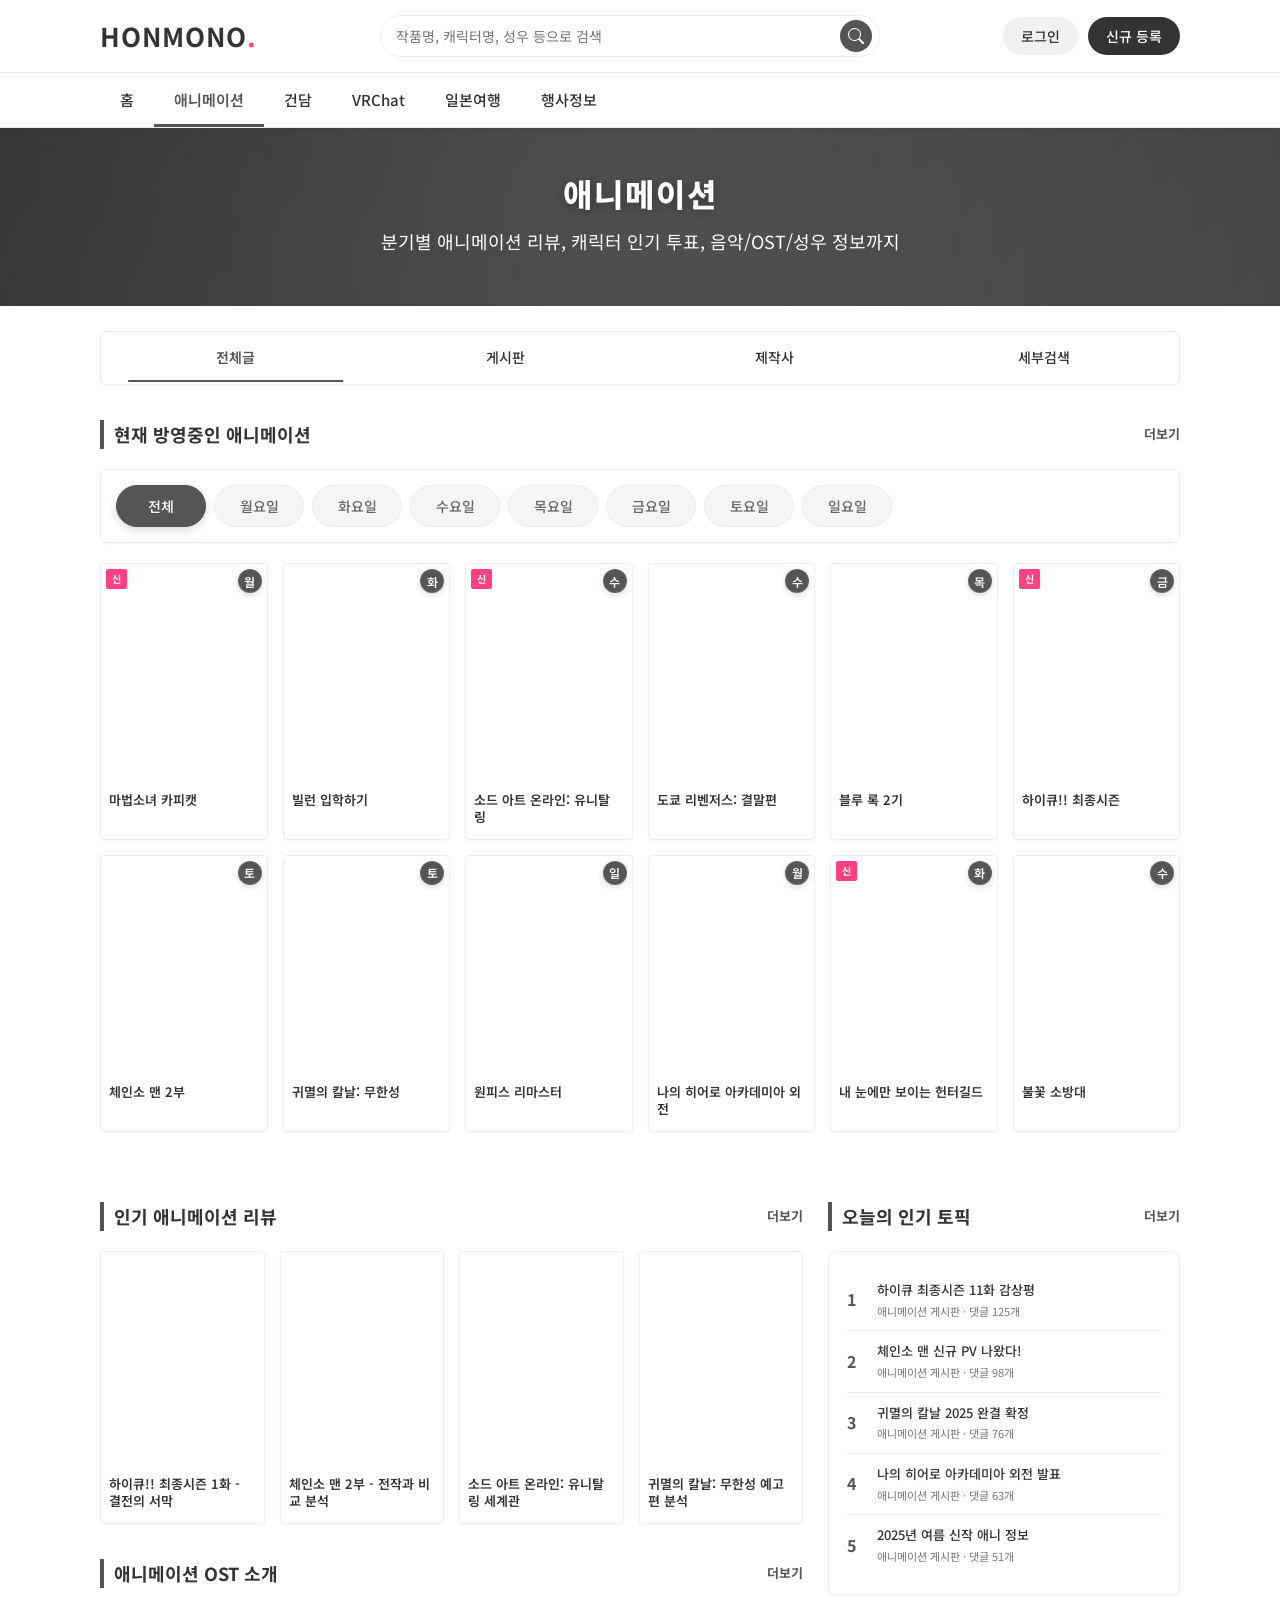
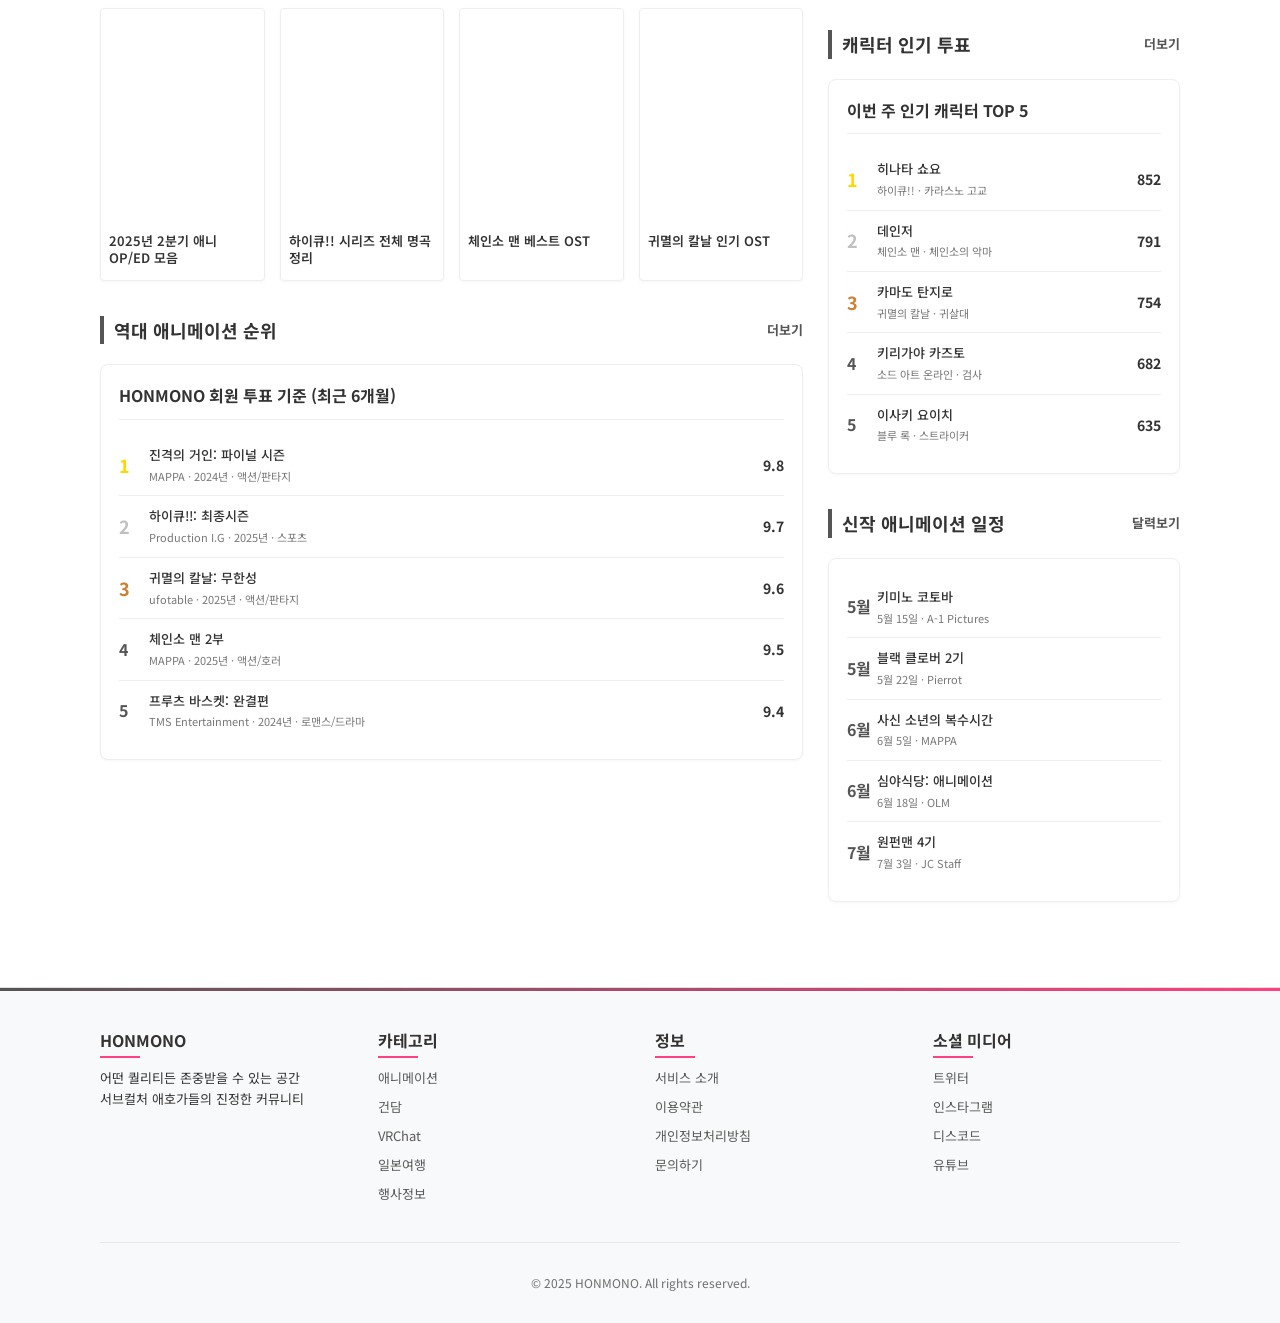
<file: anime.html>
</style>
</head>
<body>
  <!-- 헤더 -->
  <header>
    <div class="container header-container">
      <div class="logo">
        <a href="index.html">HONMONO<span>.</span></a>
      </div>
      <div class="header-search">
        <input type="text" class="search-input" placeholder="작품명, 캐릭터명, 성우 등으로 검색">
        <button class="search-btn">
          <svg xmlns="http://www.w3.org/2000/svg" width="16" height="16" fill="currentColor" viewBox="0 0 16 16">
            <path d="M11.742 10.344a6.5 6.5 0 1 0-1.397 1.398h-.001c.03.04.062.078.098.115l3.85 3.85a1 1 0 0 0 1.415-1.414l-3.85-3.85a1.007 1.007 0 0 0-.115-.1zM12 6.5a5.5 5.5 0 1 1-11 0 5.5 5.5 0 0 1 11 0z"/>
          </svg>
        </button>
        <div class="search-keywords">
          <span class="keyword-chip">하이큐</span>
          <span class="keyword-chip">체인소맨</span>
          <span class="keyword-chip">원피스</span>
          <span class="keyword-chip">귀멸의칼날</span>
          <span class="keyword-chip">소드아트온라인</span>
          <span class="keyword-chip">블루락</span>
          <span class="keyword-chip">애니음악</span>
          <span class="keyword-chip">성우정보</span>
        </div>
      </div>
      <div class="user-actions">
        <a href="#" class="login-btn">로그인</a>
        <a href="#" class="signup-btn">신규 등록</a>
      </div>
    </div>
    <div class="navigation-container">
      <div class="container">
        <nav class="main-nav">
          <ul>
            <li><a href="index.html">홈</a></li>
            <li><a href="anime.html" class="active">애니메이션</a></li>
            <li><a href="gundam.html">건담</a></li>
            <li><a href="vrchat.html">VRChat</a></li>
            <li><a href="travel.html">일본여행</a></li>
            <li><a href="events.html">행사정보</a></li>
          </ul>
        </nav>
      </div>
    </div>
  </header>
  
  <!-- 카테고리 배너 -->
  <div class="category-banner">
    <div class="container">
      <h1>애니메이션</h1>
      <p>분기별 애니메이션 리뷰, 캐릭터 인기 투표, 음악/OST/성우 정보까지</p>
    </div>
  </div>
  
  <div class="container">
    <!-- 하부 게시판 메뉴 - 굿즈 정보 제거, 세부검색 추가 -->
    <div class="submenu">
      <a href="#" class="active">전체글</a>
      <a href="#">게시판</a>
      <a href="#">제작사</a>
      <a href="#" class="search-menu-item">세부검색</a>
    </div>
    
    <!-- 현재 방영중 애니메이션 섹션 -->
    <section>
      <div class="section-title">
        현재 방영중인 애니메이션
        <a href="#" class="view-more">더보기</a>
      </div>
      
      <!-- 요일 필터 탭 -->
      <div class="weekday-tabs">
        <button class="weekday-tab active" data-day="all">전체</button>
        <button class="weekday-tab" data-day="mon">월요일</button>
        <button class="weekday-tab" data-day="tue">화요일</button>
        <button class="weekday-tab" data-day="wed">수요일</button>
        <button class="weekday-tab" data-day="thu">목요일</button>
        <button class="weekday-tab" data-day="fri">금요일</button>
        <button class="weekday-tab" data-day="sat">토요일</button>
        <button class="weekday-tab" data-day="sun">일요일</button>
      </div>
      
      <!-- 이미지 스타일 애니메이션 그리드로 변경 -->
      <div class="anime-grid weekday-anime">
        <!-- 월요일 방영 (신작) -->
        <a href="anime-detail.html?id=magical-girl-copycat" data-id="magical-girl-copycat">
          <div class="anime-card" data-day="mon">
            <span class="new-badge">신</span>
            <div class="weekday-badge">월</div>
            <div class="anime-image" style="background-image: url('https://via.placeholder.com/400x533');"></div>
            <div class="anime-content">
              <h3 class="anime-title">마법소녀 카피캣</h3>
            </div>
          </div>
        </a>
        
        <!-- 화요일 방영 -->
        <a href="anime-detail.html?id=villain-admission" data-id="villain-admission">
          <div class="anime-card" data-day="tue">
            <div class="weekday-badge">화</div>
            <div class="anime-image" style="background-image: url('https://via.placeholder.com/400x533');"></div>
            <div class="anime-content">
              <h3 class="anime-title">빌런 입학하기</h3>
            </div>
          </div>
        </a>
        
        <!-- 수요일 방영 (신작) -->
        <a href="anime-detail.html?id=sao-unital-ring" data-id="sao-unital-ring">
          <div class="anime-card" data-day="wed">
            <span class="new-badge">신</span>
            <div class="weekday-badge">수</div>
            <div class="anime-image" style="background-image: url('https://via.placeholder.com/400x533');"></div>
            <div class="anime-content">
              <h3 class="anime-title">소드 아트 온라인: 유니탈 링</h3>
            </div>
          </div>
        </a>
        
        <!-- 수요일 방영 2 -->
        <a href="anime-detail.html?id=tokyo-revengers-finale" data-id="tokyo-revengers-finale">
          <div class="anime-card" data-day="wed">
            <div class="weekday-badge">수</div>
            <div class="anime-image" style="background-image: url('https://via.placeholder.com/400x533');"></div>
            <div class="anime-content">
              <h3 class="anime-title">도쿄 리벤저스: 결말편</h3>
            </div>
          </div>
        </a>
        
        <!-- 목요일 방영 -->
        <a href="anime-detail.html?id=blue-lock-season-2" data-id="blue-lock-season-2">
          <div class="anime-card" data-day="thu">
            <div class="weekday-badge">목</div>
            <div class="anime-image" style="background-image: url('https://via.placeholder.com/400x533');"></div>
            <div class="anime-content">
              <h3 class="anime-title">블루 록 2기</h3>
            </div>
          </div>
        </a>
        
        <!-- 금요일 방영 (신작) -->
        <a href="anime-detail.html?id=haikyuu-final" data-id="haikyuu-final">
          <div class="anime-card" data-day="fri">
            <span class="new-badge">신</span>
            <div class="weekday-badge">금</div>
            <div class="anime-image" style="background-image: url('https://via.placeholder.com/400x533');"></div>
            <div class="anime-content">
              <h3 class="anime-title">하이큐!! 최종시즌</h3>
            </div>
          </div>
        </a>
        
        <!-- 토요일 방영 -->
        <a href="anime-detail.html?id=chainsaw-man-2" data-id="chainsaw-man-2">
          <div class="anime-card" data-day="sat">
            <div class="weekday-badge">토</div>
            <div class="anime-image" style="background-image: url('https://via.placeholder.com/400x533');"></div>
            <div class="anime-content">
              <h3 class="anime-title">체인소 맨 2부</h3>
            </div>
          </div>
        </a>
        
        <!-- 토요일 방영 2 -->
        <a href="anime-detail.html?id=demon-slayer-infinity" data-id="demon-slayer-infinity">
          <div class="anime-card" data-day="sat">
            <div class="weekday-badge">토</div>
            <div class="anime-image" style="background-image: url('https://via.placeholder.com/400x533');"></div>
            <div class="anime-content">
              <h3 class="anime-title">귀멸의 칼날: 무한성</h3>
            </div>
          </div>
        </a>
        
        <!-- 일요일 방영 -->
        <a href="anime-detail.html?id=one-piece-remaster" data-id="one-piece-remaster">
          <div class="anime-card" data-day="sun">
            <div class="weekday-badge">일</div>
            <div class="anime-image" style="background-image: url('https://via.placeholder.com/400x533');"></div>
            <div class="anime-content">
              <h3 class="anime-title">원피스 리마스터</h3>
            </div>
          </div>
        </a>
        
        <!-- 추가 애니메이션 카드 (10개 이상으로 늘림) -->
        <a href="anime-detail.html?id=my-hero-academia-gaiden" data-id="my-hero-academia-gaiden">
          <div class="anime-card" data-day="mon">
            <div class="weekday-badge">월</div>
            <div class="anime-image" style="background-image: url('https://via.placeholder.com/400x533');"></div>
            <div class="anime-content">
              <h3 class="anime-title">나의 히어로 아카데미아 외전</h3>
            </div>
          </div>
        </a>
        
        <a href="anime-detail.html?id=invisible-hunter-guild" data-id="invisible-hunter-guild">
          <div class="anime-card" data-day="tue">
            <span class="new-badge">신</span>
            <div class="weekday-badge">화</div>
            <div class="anime-image" style="background-image: url('https://via.placeholder.com/400x533');"></div>
            <div class="anime-content">
              <h3 class="anime-title">내 눈에만 보이는 헌터길드</h3>
            </div>
          </div>
        </a>
        
        <a href="anime-detail.html?id=fire-force" data-id="fire-force">
          <div class="anime-card" data-day="wed">
            <div class="weekday-badge">수</div>
            <div class="anime-image" style="background-image: url('https://via.placeholder.com/400x533');"></div>
            <div class="anime-content">
              <h3 class="anime-title">불꽃 소방대</h3>
            </div>
          </div>
        </a>
      </div>
    </section>
    
    <div class="two-column">
      <div>
        <!-- 인기 애니메이션 리뷰 - 크기 축소 -->
        <section>
          <div class="section-title">
            인기 애니메이션 리뷰
            <a href="#" class="view-more">더보기</a>
          </div>
          <div class="anime-grid small">
            <a href="anime-detail.html?id=haikyuu-final-ep1" data-id="haikyuu-final-ep1">
              <div class="anime-card">
                <div class="anime-image" style="background-image: url('https://via.placeholder.com/400x533');"></div>
                <div class="anime-content">
                  <h3 class="anime-title">하이큐!! 최종시즌 1화 - 결전의 서막</h3>
                </div>
              </div>
            </a>
            <a href="anime-detail.html?id=chainsaw-man-2-analysis" data-id="chainsaw-man-2-analysis">
              <div class="anime-card">
                <div class="anime-image" style="background-image: url('https://via.placeholder.com/400x533');"></div>
                <div class="anime-content">
                  <h3 class="anime-title">체인소 맨 2부 - 전작과 비교 분석</h3>
                </div>
              </div>
            </a>
            <a href="anime-detail.html?id=sao-unital-ring-world" data-id="sao-unital-ring-world">
              <div class="anime-card">
                <div class="anime-image" style="background-image: url('https://via.placeholder.com/400x533');"></div>
                <div class="anime-content">
                  <h3 class="anime-title">소드 아트 온라인: 유니탈 링 세계관</h3>
                </div>
              </div>
            </a>
            <a href="anime-detail.html?id=demon-slayer-infinity-preview" data-id="demon-slayer-infinity-preview">
              <div class="anime-card">
                <div class="anime-image" style="background-image: url('https://via.placeholder.com/400x533');"></div>
                <div class="anime-content">
                  <h3 class="anime-title">귀멸의 칼날: 무한성 예고편 분석</h3>
                </div>
              </div>
            </a>
          </div>
        </section>
        
        <!-- 애니메이션 OST - 크기 축소 -->
        <section>
          <div class="section-title">
            애니메이션 OST 소개
            <a href="#" class="view-more">더보기</a>
          </div>
          <div class="anime-grid small">
              <a href="anime-detail.html?id=2025-q2-op-ed" data-id="2025-q2-op-ed">
                <div class="anime-card">
                  <div class="anime-image" style="background-image: url('https://via.placeholder.com/400x533');"></div>
                  <div class="anime-content">
                    <h3 class="anime-title">2025년 2분기 애니 OP/ED 모음</h3>
                  </div>
                </div>
              </a>
            <a href="anime-detail.html?id=haikyuu-series-best-songs" data-id="haikyuu-series-best-songs">
              <div class="anime-card">
                <div class="anime-image" style="background-image: url('https://via.placeholder.com/400x533');"></div>
                <div class="anime-content">
                  <h3 class="anime-title">하이큐!! 시리즈 전체 명곡 정리</h3>
                </div>
              </div>
            </a>
            <a href="anime-detail.html?id=chainsaw-man-best-ost" data-id="chainsaw-man-best-ost">
              <div class="anime-card">
                <div class="anime-image" style="background-image: url('https://via.placeholder.com/400x533');"></div>
                <div class="anime-content">
                  <h3 class="anime-title">체인소 맨 베스트 OST</h3>
                </div>
              </div>
            </a>
            <a href="anime-detail.html?id=demon-slayer-popular-ost" data-id="demon-slayer-popular-ost">
              <div class="anime-card">
                <div class="anime-image" style="background-image: url('https://via.placeholder.com/400x533');"></div>
                <div class="anime-content">
                  <h3 class="anime-title">귀멸의 칼날 인기 OST</h3>
                </div>
              </div>
            </a>
          </div>
        </section>
        
        <!-- 추가: 역대 애니메이션 순위 -->
        <section>
          <div class="section-title">
            역대 애니메이션 순위
            <a href="#" class="view-more">더보기</a>
          </div>
          <div class="ranking-container">
            <h3 class="ranking-title">HONMONO 회원 투표 기준 (최근 6개월)</h3>
            <ul class="ranking-list">
              <li class="ranking-item top3" style="--rank-index: 0;">
                <div class="ranking-number">1</div>
                <div class="ranking-info">
                  <div class="ranking-name">진격의 거인: 파이널 시즌</div>
                  <div class="ranking-detail">MAPPA · 2024년 · 액션/판타지</div>
                </div>
                <div class="ranking-score">9.8</div>
              </li>
              <li class="ranking-item top3" style="--rank-index: 1;">
                <div class="ranking-number">2</div>
                <div class="ranking-info">
                  <div class="ranking-name">하이큐!!: 최종시즌</div>
                  <div class="ranking-detail">Production I.G · 2025년 · 스포츠</div>
                </div>
                <div class="ranking-score">9.7</div>
              </li>
              <li class="ranking-item top3" style="--rank-index: 2;">
                <div class="ranking-number">3</div>
                <div class="ranking-info">
                  <div class="ranking-name">귀멸의 칼날: 무한성</div>
                  <div class="ranking-detail">ufotable · 2025년 · 액션/판타지</div>
                </div>
                <div class="ranking-score">9.6</div>
              </li>
              <li class="ranking-item" style="--rank-index: 3;">
                <div class="ranking-number">4</div>
                <div class="ranking-info">
                  <div class="ranking-name">체인소 맨 2부</div>
                  <div class="ranking-detail">MAPPA · 2025년 · 액션/호러</div>
                </div>
                <div class="ranking-score">9.5</div>
              </li>
              <li class="ranking-item" style="--rank-index: 4;">
                <div class="ranking-number">5</div>
                <div class="ranking-info">
                  <div class="ranking-name">프루츠 바스켓: 완결편</div>
                  <div class="ranking-detail">TMS Entertainment · 2024년 · 로맨스/드라마</div>
                </div>
                <div class="ranking-score">9.4</div>
              </li>
            </ul>
          </div>
        </section>
      </div>
      
      <!-- 우측 사이드바 -->
      <aside>
        <!-- 오늘의 인기 토픽 섹션 -->
        <section>
          <div class="section-title">
            오늘의 인기 토픽
            <a href="#" class="view-more">더보기</a>
          </div>
          <div class="ranking-container">
            <ul class="ranking-list">
              <li class="ranking-item" style="--rank-index: 0;">
                <div class="ranking-number">1</div>
                <div class="ranking-info">
                  <div class="ranking-name">하이큐 최종시즌 11화 감상평</div>
                  <div class="ranking-detail">애니메이션 게시판 · 댓글 125개</div>
                </div>
              </li>
              <li class="ranking-item" style="--rank-index: 1;">
                <div class="ranking-number">2</div>
                <div class="ranking-info">
                  <div class="ranking-name">체인소 맨 신규 PV 나왔다!</div>
                  <div class="ranking-detail">애니메이션 게시판 · 댓글 98개</div>
                </div>
              </li>
              <li class="ranking-item" style="--rank-index: 2;">
                <div class="ranking-number">3</div>
                <div class="ranking-info">
                  <div class="ranking-name">귀멸의 칼날 2025 완결 확정</div>
                  <div class="ranking-detail">애니메이션 게시판 · 댓글 76개</div>
                </div>
              </li>
              <li class="ranking-item" style="--rank-index: 3;">
                <div class="ranking-number">4</div>
                <div class="ranking-info">
                  <div class="ranking-name">나의 히어로 아카데미아 외전 발표</div>
                  <div class="ranking-detail">애니메이션 게시판 · 댓글 63개</div>
                </div>
              </li>
              <li class="ranking-item" style="--rank-index: 4;">
                <div class="ranking-number">5</div>
                <div class="ranking-info">
                  <div class="ranking-name">2025년 여름 신작 애니 정보</div>
                  <div class="ranking-detail">애니메이션 게시판 · 댓글 51개</div>
                </div>
              </li>
            </ul>
          </div>
        </section>
        
        <!-- 캐릭터 인기 투표 -->
        <section>
          <div class="section-title">
            캐릭터 인기 투표
            <a href="#" class="view-more">더보기</a>
          </div>
          <div class="ranking-container">
            <h3 class="ranking-title">이번 주 인기 캐릭터 TOP 5</h3>
            <ul class="ranking-list">
              <li class="ranking-item top3" style="--rank-index: 0;">
                <div class="ranking-number">1</div>
                <div class="ranking-info">
                  <div class="ranking-name">히나타 쇼요</div>
                  <div class="ranking-detail">하이큐!! · 카라스노 고교</div>
                </div>
                <div class="ranking-score">852</div>
              </li>
              <li class="ranking-item top3" style="--rank-index: 1;">
                <div class="ranking-number">2</div>
                <div class="ranking-info">
                  <div class="ranking-name">데인저</div>
                  <div class="ranking-detail">체인소 맨 · 체인소의 악마</div>
                </div>
                <div class="ranking-score">791</div>
              </li>
              <li class="ranking-item top3" style="--rank-index: 2;">
                <div class="ranking-number">3</div>
                <div class="ranking-info">
                  <div class="ranking-name">카마도 탄지로</div>
                  <div class="ranking-detail">귀멸의 칼날 · 귀살대</div>
                </div>
                <div class="ranking-score">754</div>
              </li>
              <li class="ranking-item" style="--rank-index: 3;">
                <div class="ranking-number">4</div>
                <div class="ranking-info">
                  <div class="ranking-name">키리가야 카즈토</div>
                  <div class="ranking-detail">소드 아트 온라인 · 검사</div>
                </div>
                <div class="ranking-score">682</div>
              </li>
              <li class="ranking-item" style="--rank-index: 4;">
                <div class="ranking-number">5</div>
                <div class="ranking-info">
                  <div class="ranking-name">이사키 요이치</div>
                  <div class="ranking-detail">블루 록 · 스트라이커</div>
                </div>
                <div class="ranking-score">635</div>
              </li>
            </ul>
          </div>
        </section>
        
        <!-- 신작 애니메이션 일정 -->
        <section>
          <div class="section-title">
            신작 애니메이션 일정
            <a href="#" class="view-more">달력보기</a>
          </div>
          <div class="ranking-container">
            <ul class="ranking-list">
              <li class="ranking-item" style="--rank-index: 0;">
                <div class="ranking-number">5월</div>
                <div class="ranking-info">
                  <div class="ranking-name">키미노 코토바</div>
                  <div class="ranking-detail">5월 15일 · A-1 Pictures</div>
                </div>
              </li>
              <li class="ranking-item" style="--rank-index: 1;">
                <div class="ranking-number">5월</div>
                <div class="ranking-info">
                  <div class="ranking-name">블랙 클로버 2기</div>
                  <div class="ranking-detail">5월 22일 · Pierrot</div>
                </div>
              </li>
              <li class="ranking-item" style="--rank-index: 2;">
                <div class="ranking-number">6월</div>
                <div class="ranking-info">
                  <div class="ranking-name">사신 소년의 복수시간</div>
                  <div class="ranking-detail">6월 5일 · MAPPA</div>
                </div>
              </li>
              <li class="ranking-item" style="--rank-index: 3;">
                <div class="ranking-number">6월</div>
                <div class="ranking-info">
                  <div class="ranking-name">심야식당: 애니메이션</div>
                  <div class="ranking-detail">6월 18일 · OLM</div>
                </div>
              </li>
              <li class="ranking-item" style="--rank-index: 4;">
                <div class="ranking-number">7월</div>
                <div class="ranking-info">
                  <div class="ranking-name">원펀맨 4기</div>
                  <div class="ranking-detail">7월 3일 · JC Staff</div>
                </div>
              </li>
            </ul>
          </div>
        </section>
      </aside>
    </div>
  </div>
  
  <!-- 푸터 -->
  <footer>
    <div class="container">
      <div class="footer-content">
        <div class="footer-section">
          <h3>HONMONO</h3>
          <p>어떤 퀄리티든 존중받을 수 있는 공간<br>서브컬처 애호가들의 진정한 커뮤니티</p>
        </div>
        <div class="footer-section">
          <h3>카테고리</h3>
          <ul>
            <li><a href="#">애니메이션</a></li>
            <li><a href="#">건담</a></li>
            <li><a href="#">VRChat</a></li>
            <li><a href="#">일본여행</a></li>
            <li><a href="#">행사정보</a></li>
          </ul>
        </div>
        <div class="footer-section">
          <h3>정보</h3>
          <ul>
            <li><a href="#">서비스 소개</a></li>
            <li><a href="#">이용약관</a></li>
            <li><a href="#">개인정보처리방침</a></li>
            <li><a href="#">문의하기</a></li>
          </ul>
        </div>
        <div class="footer-section">
          <h3>소셜 미디어</h3>
          <ul>
            <li><a href="#">트위터</a></li>
            <li><a href="#">인스타그램</a></li>
            <li><a href="#">디스코드</a></li>
            <li><a href="#">유튜브</a></li>
          </ul>
        </div>
      </div>
      <div class="footer-bottom">
        <p>&copy; 2025 HONMONO. All rights reserved.</p>
      </div>
    </div>
  </footer>
  
  <!-- 자바스크립트 -->
  <script>
    // DOM이 로드된 후 실행
    document.addEventListener('DOMContentLoaded', function() {
      // 애니메이션 카드에 인덱스 설정하여 시차 애니메이션 적용
      const animeCards = document.querySelectorAll('.anime-card');
      animeCards.forEach((card, index) => {
        card.style.setProperty('--card-index', index % 12); // 12개 단위로 반복
      });
      
      // 요일별 필터링 기능
      const weekdayTabs = document.querySelectorAll('.weekday-tab');
      const weekdayAnimeCards = document.querySelectorAll('.weekday-anime .anime-card');
      
      weekdayTabs.forEach(tab => {
        tab.addEventListener('click', function() {
          // 모든 탭에서 active 클래스 제거
          weekdayTabs.forEach(t => t.classList.remove('active'));
          // 클릭한 탭에 active 클래스 추가
          this.classList.add('active');
          
          // 선택한 요일 가져오기
          const selectedDay = this.getAttribute('data-day');
          
          // 애니메이션 카드 필터링
          weekdayAnimeCards.forEach(card => {
            if (selectedDay === 'all' || card.getAttribute('data-day') === selectedDay) {
              card.style.display = '';
              setTimeout(() => {
                card.style.opacity = '1';
                card.style.transform = 'translateY(0)';
              }, 50);
            } else {
              card.style.opacity = '0';
              card.style.transform = 'translateY(20px)';
              setTimeout(() => {
                card.style.display = 'none';
              }, 300);
            }
          });
        });
      });
      
      // 서브메뉴 활성화
      document.querySelectorAll('.submenu a').forEach(menuItem => {
        menuItem.addEventListener('click', function(e) {
          e.preventDefault();
          document.querySelectorAll('.submenu a').forEach(item => item.classList.remove('active'));
          this.classList.add('active');
        });
      });
      
      // 모바일 환경에서 스크롤 개선
      const scrollContainers = document.querySelectorAll('.navigation-container, .submenu, .weekday-tabs');
      scrollContainers.forEach(container => {
        let isDown = false;
        let startX;
        let scrollLeft;
        
        container.addEventListener('mousedown', (e) => {
          isDown = true;
          container.classList.add('active');
          startX = e.pageX - container.offsetLeft;
          scrollLeft = container.scrollLeft;
        });
        container.addEventListener('mouseleave', () => {
          isDown = false;
          container.classList.remove('active');
        });
        container.addEventListener('mouseup', () => {
          isDown = false;
          container.classList.remove('active');
        });
        container.addEventListener('mousemove', (e) => {
          if(!isDown) return;
          e.preventDefault();
          const x = e.pageX - container.offsetLeft;
          const walk = (x - startX) * 2;
          container.scrollLeft = scrollLeft - walk;
        });
        
        // 터치 이벤트 추가
        container.addEventListener('touchstart', (e) => {
          startX = e.touches[0].pageX - container.offsetLeft;
          scrollLeft = container.scrollLeft;
        }, {passive: true});
        
        container.addEventListener('touchmove', (e) => {
          if (e.touches.length > 0) {
            const x = e.touches[0].pageX - container.offsetLeft;
            const walk = (x - startX) * 2;
            container.scrollLeft = scrollLeft - walk;
          }
        }, {passive: true});
      });
      
      // 모바일용 성능 최적화
      const handleVisibilityChange = () => {
        if (document.hidden) {
          document.body.classList.add('page-hidden');
          // 애니메이션 일시 중지
          document.querySelectorAll('.anime-card, .ranking-item').forEach(el => {
            el.style.animationPlayState = 'paused';
          });
        } else {
          document.body.classList.remove('page-hidden');
          // 애니메이션 재개
          document.querySelectorAll('.anime-card, .ranking-item').forEach(el => {
            el.style.animationPlayState = 'running';
          });
        }
      };
      
      document.addEventListener('visibilitychange', handleVisibilityChange);
      
      // 이미지 지연 로딩
      if ('IntersectionObserver' in window) {
        const lazyLoadObserver = new IntersectionObserver((entries) => {
          entries.forEach(entry => {
            if (entry.isIntersecting) {
              const target = entry.target;
              const bgImg = target.getAttribute('data-bg');
              if (bgImg) {
                target.style.backgroundImage = `url(${bgImg})`;
                target.removeAttribute('data-bg');
                lazyLoadObserver.unobserve(target);
              }
            }
          });
        });
        
        document.querySelectorAll('.anime-image').forEach(img => {
          const currentBg = img.style.backgroundImage;
          if (currentBg) {
            const bgUrl = currentBg.match(/url\(['"]?([^'"]+)['"]?\)/i);
            if (bgUrl && bgUrl[1]) {
              img.setAttribute('data-bg', bgUrl[1]);
              img.style.backgroundImage = 'none';
              lazyLoadObserver.observe(img);
            }
          }
        });
      }
    });
  </script>
</body>
</html><!DOCTYPE html>
<html lang="ko">
<head>
  <meta charset="UTF-8">
  <meta name="viewport" content="width=device-width, initial-scale=1.0">
  <title>애니메이션 - HONMONO</title>
  <link href="https://fonts.googleapis.com/css2?family=Noto+Sans+KR:wght@400;500;700;900&display=swap" rel="stylesheet">
  <style>
html  {
  font-size: calc(12px + 0.3vw);
}
    :root {
      --primary: #555555;
      --primary-dark: #333333;
      --secondary: #777777;
      --accent: #FF4081;
      --background: #FFFFFF;
      --header-bg: #FFFFFF;
      --header-text: #333333;
      --dark-bg: #F8F9FA;
      --light-text: #333333;
      --dark-text: #333333;
      --card-bg: #FFFFFF;
      --border-color: #EEEEEE;
      --card-shadow: 0 1px 3px rgba(0, 0, 0, 0.04);
      --hover-bg: #F5F5F5;
    }
    
    * {
      margin: 0;
      padding: 0;
      box-sizing: border-box;
      font-family: 'Noto Sans KR', sans-serif;
    }
    
    body {
      background-color: var(--background);
      color: var(--dark-text);
      line-height: 1.6;
      font-size: 14px;
      min-height: 100vh;
      overflow-x: hidden;
    }
    
    a {
      text-decoration: none;
      color: inherit;
    }
    
    .container {
      width: 90%;
      max-width: 1080px;
      margin: 0 auto;
      padding: 0;
    }
    
    /* 애니메이션 정의 */
    @keyframes fadeIn {
      from { opacity: 0; transform: translateY(10px); }
      to { opacity: 1; transform: translateY(0); }
    }
    
    @keyframes slideInRight {
      from { opacity: 0; transform: translateX(30px); }
      to { opacity: 1; transform: translateX(0); }
    }
    
    @keyframes slideInLeft {
      from { opacity: 0; transform: translateX(-30px); }
      to { opacity: 1; transform: translateX(0); }
    }
    
    @keyframes zoomIn {
      from { opacity: 0; transform: scale(0.9); }
      to { opacity: 1; transform: scale(1); }
    }
    
    @keyframes gradientShift {
      0% { background-position: 0% 50%; }
      50% { background-position: 100% 50%; }
      100% { background-position: 0% 50%; }
    }
    
    @keyframes verySubtleBreathing {
      0% { opacity: 0.95; transform: scale(1); }
      50% { opacity: 1; transform: scale(1.01); }
      100% { opacity: 0.95; transform: scale(1); }
    }
    
    /* 헤더 스타일 */
    header {
      background-color: var(--header-bg);
      color: var(--header-text);
      box-shadow: 0 1px 3px rgba(0, 0, 0, 0.05);
      position: sticky;
      top: 0;
      z-index: 1000;
      padding: 15px 0 0 0;
      width: 100%;
    }
    
    .header-container {
      display: flex;
      justify-content: space-between;
      align-items: center;
      margin-bottom: 15px;
      flex-wrap: wrap;
    }
    
    .logo {
      font-size: 26px;
      font-weight: 700;
      display: flex;
      align-items: center;
      letter-spacing: 1px;
      color: var(--primary-dark);
      transition: all 0.3s ease;
    }
    
    .logo:hover {
      transform: scale(1.05);
    }
    
    .logo span {
      color: var(--accent);
    }
    
    /* 검색창 */
    .header-search {
      display: flex;
      align-items: center;
      flex: 1;
      max-width: 500px;
      margin: 0 30px;
      position: relative;
      overflow: hidden;
    }
    
    .search-input {
      width: 100%;
      padding: 10px 15px;
      border: 1px solid #eee;
      border-radius: 20px;
      font-size: 14px;
      transition: all 0.3s ease;
    }
    
    .search-input:focus {
      outline: none;
      border-color: var(--primary);
      box-shadow: 0 0 5px rgba(0, 0, 0, 0.1);
    }
    
    .search-btn {
      background-color: var(--primary);
      color: white;
      border: none;
      border-radius: 50%;
      width: 32px;
      height: 32px;
      display: flex;
      align-items: center;
      justify-content: center;
      margin-left: -40px;
      cursor: pointer;
      transition: all 0.3s ease;
      z-index: 5;
    }
    
    .search-btn:hover {
      background-color: var(--primary-dark);
      transform: rotate(90deg);
    }
    
    /* 키워드 */
    .search-keywords {
      position: absolute;
      top: 100%;
      left: 0;
      width: 100%;
      background-color: white;
      box-shadow: 0 5px 15px rgba(0,0,0,0.1);
      border-radius: 0 0 20px 20px;
      padding: 10px;
      z-index: 100;
      display: none;
      opacity: 0;
      transform: translateY(-10px);
      transition: all 0.3s ease;
    }
    
    .search-input:focus ~ .search-keywords {
      display: block;
      opacity: 1;
      transform: translateY(0);
    }
    
    .keyword-chip {
      display: inline-block;
      padding: 5px 12px;
      background-color: #f0f0f0;
      border-radius: 15px;
      margin: 5px;
      font-size: 12px;
      transition: all 0.3s ease;
      cursor: pointer;
    }
    
    .keyword-chip:hover {
      background-color: var(--primary);
      color: white;
      transform: translateY(-3px);
      box-shadow: 0 3px 8px rgba(0,0,0,0.1);
    }
    
    /* 사용자 액션 버튼 */
    .user-actions {
      display: flex;
      gap: 10px;
    }
    
    .login-btn, .signup-btn {
      padding: 8px 18px;
      border-radius: 20px;
      font-size: 14px;
      font-weight: 500;
      transition: all 0.3s ease;
      white-space: nowrap;
    }
    
    .login-btn {
      background-color: #f1f1f1;
      color: #333;
    }
    
    .signup-btn {
      background-color: #333;
      color: white;
      position: relative;
      overflow: hidden;
    }
    
    .login-btn:hover {
      background-color: #e5e5e5;
      transform: translateY(-3px);
    }
    
    .signup-btn:hover {
      background-color: #555555;
      transform: translateY(-3px);
      box-shadow: 0 4px 8px rgba(0, 0, 0, 0.2);
      color: white;
    }
    
    /* 네비게이션 바 */
    .navigation-container {
      border-top: 1px solid #eee;
      border-bottom: 1px solid #eee;
      width: 100%;
      overflow-x: auto;
      -webkit-overflow-scrolling: touch;
      scrollbar-width: none;
    }
    
    .navigation-container::-webkit-scrollbar {
      display: none;
    }
    
    .main-nav ul {
      display: flex;
      list-style: none;
      padding: 0;
      margin: 0;
      min-width: max-content;
    }
    
    .main-nav ul li a {
      display: block;
      padding: 15px 20px;
      font-size: 15px;
      font-weight: 500;
      color: #333;
      transition: all 0.2s ease;
      position: relative;
    }
    
    .main-nav ul li a:hover {
      color: var(--primary);
    }
    
    .main-nav ul li a.active {
      color: var(--primary);
      font-weight: 600;
    }
    
    .main-nav ul li a.active::after {
      content: '';
      position: absolute;
      bottom: 0;
      left: 0;
      width: 100%;
      height: 3px;
      background-color: var(--primary);
      animation: slideInRight 0.5s ease;
    }
    
    /* 배너 영역 */
    .category-banner {
      background: linear-gradient(135deg, #333333, #444444, #555555);
      background-size: 200% 200%;
      animation: gradientShift 10s ease infinite;
      padding: 40px 0;
      text-align: center;
      color: white;
      margin-bottom: 25px;
      position: relative;
      overflow: hidden;
    }
    
    .category-banner::before {
      content: '';
      position: absolute;
      width: 200%;
      height: 200%;
      top: -50%;
      left: -50%;
      background: radial-gradient(circle, rgba(255,255,255,0.1) 0%, transparent 60%);
      animation: rotating 40s linear infinite;
    }
    
    .category-banner h1 {
      position: relative;
      font-size: 32px;
      font-weight: 800;
      margin-bottom: 8px;
      display: inline-block;
      color: white;
      letter-spacing: 2px;
      animation: verySubtleBreathing 5s infinite ease-in-out;
      text-shadow: 0 2px 10px rgba(0,0,0,0.3);
    }
    
    .category-banner p {
      font-size: 18px;
      margin-top: 0;
      margin-bottom: 10px;
      display: block;
      width: 100%;
      text-align: center;
      opacity: 0;
      animation: fadeIn 1s ease forwards 0.5s;
    }
    
    /* 섹션 공통 스타일 */
    section {
      margin: 35px 0;
      padding: 0;
      animation: fadeIn 0.8s ease-out;
    }
    
    .section-title {
      font-size: 18px;
      font-weight: 700;
      margin-bottom: 20px;
      color: var(--primary-dark);
      border-left: 4px solid var(--primary);
      padding-left: 10px;
      display: flex;
      justify-content: space-between;
      align-items: center;
      position: relative;
      flex-wrap: wrap;
    }
    
    .view-more {
      font-size: 13px;
      color: var(--primary);
      transition: all 0.3s ease;
      display: flex;
      align-items: center;
    }
    
    .view-more:hover {
      color: var(--primary-dark);
    }
    
    /* 하부 게시판 메뉴 */
    .submenu {
      display: flex;
      background-color: var(--card-bg);
      border-radius: 6px;
      overflow-x: auto;
      box-shadow: var(--card-shadow);
      margin-bottom: 25px;
      border: 1px solid var(--border-color);
      animation: fadeIn 0.8s ease;
      -webkit-overflow-scrolling: touch;
      scrollbar-width: none;
    }
    
    .submenu::-webkit-scrollbar {
      display: none;
    }
    
    .submenu a {
      flex: 1;
      padding: 14px;
      text-align: center;
      font-weight: 500;
      font-size: 14px;
      color: var(--dark-text);
      transition: all 0.3s ease;
      border-bottom: 2px solid transparent;
      position: relative;
      white-space: nowrap;
      min-width: fit-content;
    }
    
    .submenu a::before {
      content: '';
      position: absolute;
      bottom: 0;
      left: 50%;
      width: 0;
      height: 2px;
      background-color: var(--primary);
      transition: all 0.3s ease;
      transform: translateX(-50%);
    }
    
    .submenu a:hover {
      background-color: var(--hover-bg);
      color: var(--primary);
    }
    
    .submenu a:hover::before {
      width: 80%;
    }
    
    .submenu a.active {
      color: var(--primary);
      font-weight: 600;
    }
    
    .submenu a.active::before {
      width: 80%;
    }
    
    /* 세부검색 스타일 */
    .search-menu-item {
      display: flex;
      align-items: center;
      justify-content: center;
    }
    
    .search-menu-item::before {
      content: '';
      display: inline-block;
      width: 14px;
      height: 14px;
      margin-right: 4px;
      background-image: url("data:image/svg+xml,%3Csvg xmlns='http://www.w3.org/2000/svg' width='14' height='14' viewBox='0 0 24 24' fill='none' stroke='%23555555' stroke-width='2' stroke-linecap='round' stroke-linejoin='round'%3E%3Ccircle cx='11' cy='11' r='8'%3E%3C/circle%3E%3Cline x1='21' y1='21' x2='16.65' y2='16.65'%3E%3C/line%3E%3C/svg%3E");
      background-size: contain;
      background-repeat: no-repeat;
    }
    
    /* 요일 탭 스타일 */
    .weekday-tabs {
      display: flex;
      gap: 8px;
      margin-bottom: 20px;
      background-color: var(--card-bg);
      border-radius: 8px;
      padding: 15px;
      box-shadow: var(--card-shadow);
      border: 1px solid var(--border-color);
      overflow-x: auto;
      -webkit-overflow-scrolling: touch;
      -ms-overflow-style: none;
      scrollbar-width: none;
      animation: fadeIn 0.8s ease;
    }
    
    .weekday-tabs::-webkit-scrollbar {
      display: none;
    }
    
    .weekday-tab {
      background-color: #f5f5f5;
      border: 1px solid #eee;
      border-radius: 25px;
      padding: 10px 18px;
      font-size: 14px;
      font-weight: 500;
      color: #666;
      cursor: pointer;
      transition: all 0.3s ease;
      min-width: 90px;
      text-align: center;
      position: relative;
      overflow: hidden;
      flex-shrink: 0;
    }
    
    .weekday-tab::before {
      content: '';
      position: absolute;
      top: 0;
      left: 0;
      width: 100%;
      height: 100%;
      background: linear-gradient(120deg, transparent, rgba(255,255,255,0.6), transparent);
      transform: translateX(-100%);
      transition: all 0.6s ease;
    }
    
    .weekday-tab:hover {
      background-color: #ededed;
      transform: translateY(-3px);
      box-shadow: 0 3px 10px rgba(0,0,0,0.08);
    }
    
    .weekday-tab:hover::before {
      transform: translateX(100%);
    }
    
    .weekday-tab.active {
      background-color: var(--primary);
      color: white;
      border-color: var(--primary);
      box-shadow: 0 3px 10px rgba(0,0,0,0.15);
    }
    
    /* 애니메이션 그리드 */
    .anime-grid {
      display: grid;
      grid-template-columns: repeat(auto-fill, minmax(160px, 1fr));
      gap: 15px;
    }
    
    .anime-grid.small {
      grid-template-columns: repeat(auto-fill, minmax(160px, 1fr));
    }
    
    /* 애니메이션 카드 */
    .anime-card {
      background: var(--card-bg);
      border-radius: 4px;
      overflow: hidden;
      box-shadow: var(--card-shadow);
      transition: transform 0.3s, box-shadow 0.3s;
      border: 1px solid var(--border-color);
      position: relative;
    }
    
    .anime-card:hover {
      transform: translateY(-5px);
      box-shadow: 0 5px 15px rgba(0, 0, 0, 0.1);
    }
    
    .anime-image {
      height: 0;
      padding-bottom: 133%;
      background-position: center;
      background-size: cover;
      position: relative;
    }
    
    .new-badge {
      position: absolute;
      top: 5px;
      left: 5px;
      background-color: #FF4081;
      color: white;
      padding: 2px 6px;
      font-size: 10px;
      font-weight: 700;
      border-radius: 2px;
      z-index: 2;
    }
    
    .weekday-badge {
      position: absolute;
      top: 5px;
      right: 5px;
      background: #555555;
      color: #ffffff;
      width: 24px;
      height: 24px;
      border-radius: 50%;
      display: flex;
      align-items: center;
      justify-content: center;
      font-weight: 600;
      font-size: 12px;
      box-shadow: 0 2px 6px rgba(0, 0, 0, 0.15);
      z-index: 2;
      border: 1px solid rgba(255, 255, 255, 0.1);
      transition: all 0.3s ease;
    }
    
    .anime-card:hover .weekday-badge {
      transform: scale(1.1);
      background: #333333;
      box-shadow: 0 3px 8px rgba(0, 0, 0, 0.25);
    }
    
    .anime-content {
      padding: 8px;
    }
    
    .anime-title {
      font-size: 13px;
      font-weight: 600;
      margin-bottom: 5px;
      line-height: 1.3;
      -webkit-line-clamp: 2;
      -webkit-box-orient: vertical;
      overflow: hidden;
      display: -webkit-box;
      height: 2.6em;
    }
    
    /* 두 컬럼 레이아웃 */
    .two-column {
      display: grid;
      grid-template-columns: 2fr 1fr;
      gap: 25px;
    }
    
    /* 순위 스타일 */
    .ranking-container {
      background: var(--card-bg);
      border-radius: 8px;
      padding: 18px;
      box-shadow: var(--card-shadow);
      margin-bottom: 25px;
      border: 1px solid var(--border-color);
      transition: all 0.3s ease;
    }
    
    .ranking-container:hover {
      box-shadow: 0 10px 20px rgba(0, 0, 0, 0.08);
      transform: translateY(-5px);
    }
    
    .ranking-title {
      font-size: 16px;
      font-weight: 700;
      margin-bottom: 15px;
      color: var(--primary-dark);
      padding-bottom: 10px;
      border-bottom: 1px solid var(--border-color);
    }
    
    .ranking-list {
      list-style-type: none;
    }
    
    .ranking-item {
      display: flex;
      align-items: center;
      padding: 10px 0;
      border-bottom: 1px solid var(--border-color);
      transition: all 0.3s ease;
      opacity: 0;
      transform: translateX(-10px);
      animation: slideInLeft 0.5s ease forwards;
      animation-delay: calc(var(--rank-index, 0) * 0.1s);
      position: relative;
      overflow: hidden;
    }
    
    .ranking-item::before {
      content: '';
      position: absolute;
      top: 0;
      left: 0;
      width: 100%;
      height: 100%;
      background: linear-gradient(120deg, transparent, rgba(255, 255, 255, 0.2), transparent);
      transform: translateX(-100%);
      transition: all 0.5s ease;
      z-index: 1;
      pointer-events: none;
    }
    
    .ranking-item:hover::before {
      transform: translateX(100%);
    }
    
    .ranking-item:hover {
      background-color: rgba(85, 85, 85, 0.05);
      transform: translateX(5px);
      padding-left: 8px;
      border-radius: 4px;
    }
    
    .top3::before {
      background: linear-gradient(120deg, transparent, rgba(255, 215, 0, 0.15), transparent);
    }
    
    .top3:nth-child(2)::before {
      background: linear-gradient(120deg, transparent, rgba(192, 192, 192, 0.15), transparent);
    }
    
    .top3:nth-child(3)::before {
      background: linear-gradient(120deg, transparent, rgba(205, 127, 50, 0.15), transparent);
    }
    
    .ranking-item:last-child {
      border-bottom: none;
    }
    
    .ranking-number {
      flex: 0 0 30px;
      font-size: 16px;
      font-weight: 700;
      color: var(--primary);
    }
    
    .ranking-info {
      flex: 1;
    }
    
    .ranking-name {
      font-weight: 500;
      margin-bottom: 2px;
      font-size: 13px;
      transition: all 0.3s ease;
    }
    
    .ranking-item:hover .ranking-name {
      color: var(--primary);
    }
    
    .ranking-detail {
      font-size: 11px;
      color: #777;
    }
    
    .ranking-score {
      flex: 0 0 40px;
      text-align: right;
      font-weight: 700;
      color: var(--primary-dark);
    }
    
    .top3 .ranking-number {
      font-size: 18px;
      color: gold;
    }
    
    .top3:nth-child(2) .ranking-number {
      color: silver;
    }
    
    .top3:nth-child(3) .ranking-number {
      color: #cd7f32;
    }
    
    /* 푸터 */
    footer {
      background-color: var(--dark-bg);
      color: var(--light-text);
      padding: 40px 0 30px;
      margin-top: 50px;
      font-size: 13px;
      border-top: 1px solid #E0E0E0;
      position: relative;
      overflow: hidden;
    }
    
    footer::before {
      content: '';
      position: absolute;
      top: 0;
      left: 0;
      width: 100%;
      height: 3px;
      background: linear-gradient(90deg, var(--primary), var(--accent), var(--primary));
      background-size: 200% 100%;
      animation: gradientShift 10s ease infinite;
    }
    
    .footer-content {
      display: grid;
      grid-template-columns: repeat(auto-fit, minmax(180px, 1fr));
      gap: 30px;
      animation: fadeIn 1s ease;
    }
    
    .footer-section h3 {
      margin-bottom: 15px;
      color: var(--primary-dark);
      font-size: 16px;
      position: relative;
      display: inline-block;
    }
    
    .footer-section h3::after {
      content: '';
      position: absolute;
      bottom: -5px;
      left: 0;
      width: 40px;
      height: 2px;
      background-color: var(--accent);
      transition: all 0.3s ease;
    }
    
    .footer-section:hover h3::after {
      width: 100%;
    }
    
    .footer-section ul {
      list-style: none;
    }
    
    .footer-section ul li {
      margin-bottom: 8px;
      transition: all 0.3s ease;
      transform: translateX(0);
    }
    
    .footer-section ul li a {
      opacity: 0.8;
      transition: all 0.3s ease;
      display: inline-block;
    }
    
    .footer-section ul li a:hover {
      opacity: 1;
      color: var(--primary);
      transform: translateX(5px);
    }
    
    .footer-bottom {
      text-align: center;
      padding-top: 30px;
      margin-top: 30px;
      border-top: 1px solid rgba(0, 0, 0, 0.1);
      font-size: 12px;
      opacity: 0.7;
    }
    
    /* 반응형 스타일 */
    @media (max-width: 1024px) {
      .two-column {
        grid-template-columns: 1fr;
        gap: 20px;
      }
      
      .header-container {
        justify-content: center;
      }
      
      .anime-grid {
        grid-template-columns: repeat(auto-fill, minmax(140px, 1fr));
      }
      
      .anime-grid.small {
        grid-template-columns: repeat(auto-fill, minmax(140px, 1fr));
      }
    }
    
    @media (max-width: 900px) {
      .anime-grid {
        grid-template-columns: repeat(3, 1fr);
      }
      
      .anime-grid.small {
        grid-template-columns: repeat(3, 1fr);
      }
    }
    
    @media (max-width: 768px) {
      .header-container {
        flex-direction: column;
        align-items: center;
      }
      
      .logo {
        margin-bottom: 10px;
      }
      
      .header-search {
        margin: 15px 0;
        max-width: 100%;
      }
      
      .user-actions {
        margin-top: 10px;
        width: 100%;
        justify-content: center;
      }
      
      .login-btn, .signup-btn {
        padding: 8px 15px;
        font-size: 13px;
      }
      
      .main-nav ul {
        flex-wrap: nowrap;
        overflow-x: auto;
      }
      
      .main-nav ul li a {
        padding: 12px 15px;
        font-size: 14px;
        white-space: nowrap;
      }
      
      .category-banner h1 {
        font-size: 24px;
      }
      
      .category-banner p {
        font-size: 14px;
      }
      
      .section-title {
        font-size: 16px;
      }
      
      .anime-grid, .anime-grid.small {
        grid-template-columns: repeat(2, 1fr);
        gap: 12px;
      }
      
      .weekday-tabs {
        padding: 10px;
      }
      
      .weekday-tab {
        padding: 8px 12px;
        min-width: 75px;
        font-size: 13px;
      }
      
      .submenu {
        padding: 0 5px;
      }
      
      .submenu a {
        padding: 12px 8px;
        font-size: 12px;
      }
      
      .weekday-badge {
        width: 20px;
        height: 20px;
        font-size: 10px;
      }
      
      .anime-title {
        font-size: 12px;
        height: 2.4em;
      }
      
      .ranking-container {
        padding: 12px;
      }
      
      .ranking-title {
        font-size: 14px;
      }
      
      .ranking-number {
        font-size: 14px;
      }
      
      .ranking-name {
        font-size: 12px;
      }
      
      .ranking-detail {
        font-size: 10px;
      }
      
      .footer-content {
        grid-template-columns: repeat(auto-fit, minmax(140px, 1fr));
        gap: 20px;
      }
    }
    
    @media (max-width: 600px) {
      .anime-grid, .anime-grid.small {
        grid-template-columns: repeat(2, 1fr);
        gap: 10px;
      }
      
      .user-actions {
        flex-wrap: wrap;
        justify-content: center;
        gap: 8px;
      }
      
      .section-title {
        font-size: 15px;
      }
      
      .view-more {
        font-size: 12px;
      }
      
      .weekday-tab {
        min-width: 70px;
        padding: 6px 10px;
        font-size: 12px;
      }
      
      .anime-image {
        padding-bottom: 140%;
      }
      
      .anime-content {
        padding: 6px;
      }
      
      .anime-title {
        font-size: 11px;
        height: 2.6em;
      }
      
      .footer-section h3 {
        font-size: 14px;
      }
      
      .footer-section ul li a {
        font-size: 12px;
      }
    }
    
    @media (max-width: 480px) {
      .container {
        width: 95%;
      }
      
      .logo {
        font-size: 24px;
      }
      
      .category-banner h1 {
        font-size: 22px;
      }
      
      .category-banner p {
        font-size: 12px;
      }
      
      .submenu {
        flex-wrap: nowrap;
      }
      
      .anime-card {
        border-radius: 3px;
      }
      
      .new-badge {
        font-size: 9px;
        padding: 1px 4px;
      }
      
      .weekday-badge {
        width: 18px;
        height: 18px;
        font-size: 9px;
      }
      
      .login-btn, .signup-btn {
        padding: 6px 12px;
        font-size: 12px;
      }
    }
</file>
